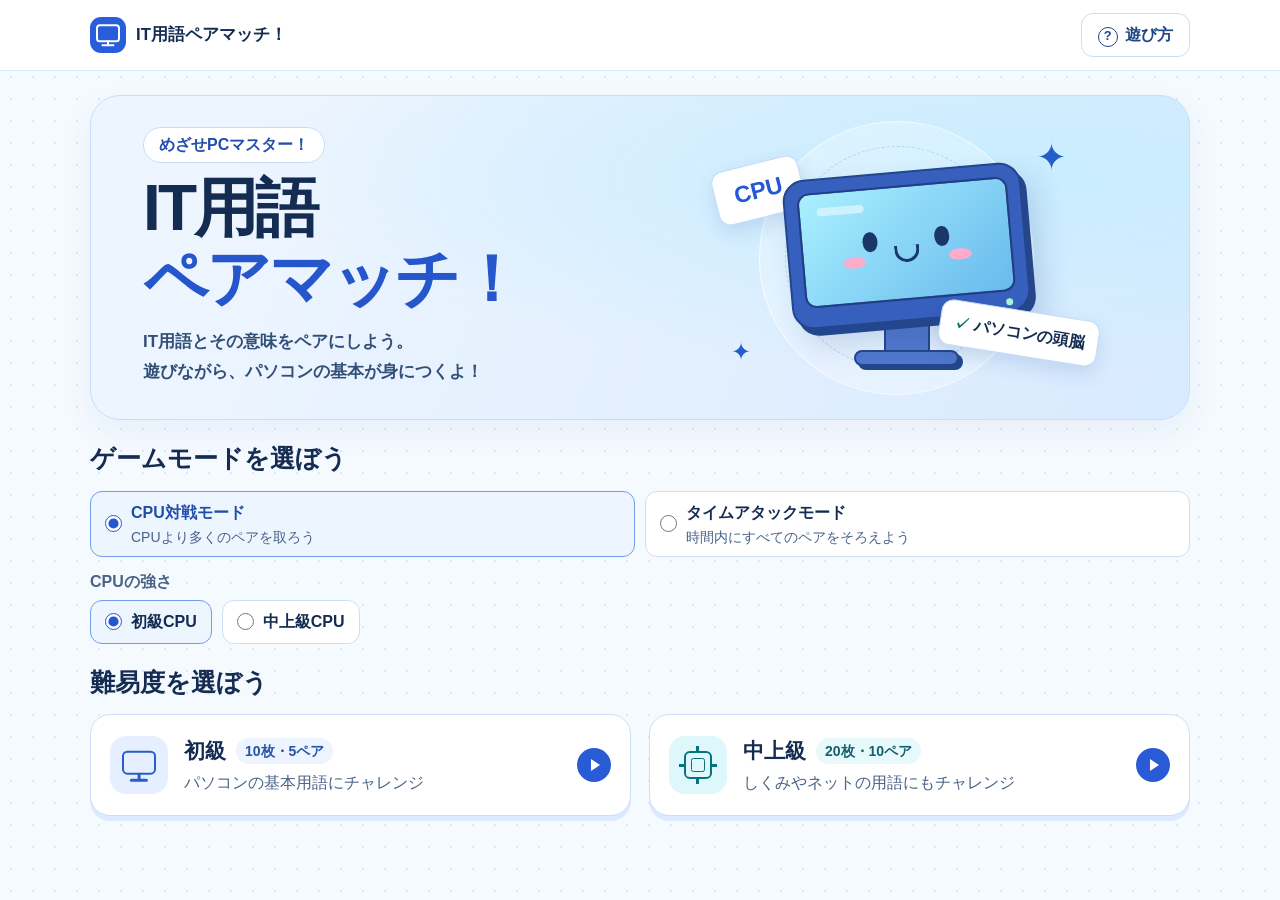
<file: index.html>
<!doctype html>
<html lang="ja">
<head>
  <meta charset="utf-8">
  <meta name="viewport" content="width=device-width, initial-scale=1">
  <meta name="description" content="IT用語と意味を組み合わせて、パソコンの基本を楽しく学ぶ神経衰弱ゲーム。">
  <title>IT用語ペアマッチ！ ～めざせPCマスター～</title>
  <link rel="stylesheet" href="style.css">
  <script src="game.js" defer></script>
</head>
<body>
  <header class="site-header">
    <div class="header-inner">
      <div class="brand"><span class="brand-icon" aria-hidden="true"><i class="pc-icon"></i></span> IT用語ペアマッチ！</div>
      <button class="quiet" id="help" type="button"><span class="help-icon" aria-hidden="true">?</span> 遊び方</button>
    </div>
  </header>

  <main class="shell">
    <section id="home">
      <div class="hero">
        <div class="hero-copy">
          <p class="hero-kicker">めざせPCマスター！</p>
          <h1>IT用語<br><span>ペアマッチ！</span></h1>
          <p class="hero-description">IT用語とその意味をペアにしよう。<br>遊びながら、パソコンの基本が身につくよ！</p>
        </div>
        <div class="hero-art" aria-hidden="true">
          <span class="art-ring"></span>
          <span class="spark spark-top">✦</span><span class="spark spark-bottom">✦</span>
          <span class="art-card art-card-term">CPU</span>
          <div class="mascot">
            <div class="mascot-frame">
              <div class="mascot-screen"><i class="eye eye-left"></i><i class="eye eye-right"></i><i class="smile"></i><i class="cheek cheek-left"></i><i class="cheek cheek-right"></i></div>
              <i class="monitor-light"></i>
            </div>
            <div class="mascot-stand"></div><div class="mascot-foot"></div>
          </div>
          <span class="art-card art-card-meaning"><span>✓</span> パソコンの頭脳</span>
        </div>
      </div>

      <section class="levels setup" aria-labelledby="mode-heading">
        <h2 id="mode-heading" tabindex="-1">ゲームモードを選ぼう</h2>
        <fieldset class="option-list mode-options" aria-labelledby="mode-heading">
          <label class="option">
            <input type="radio" name="mode" value="cpu" checked>
            <span><strong>CPU対戦モード</strong><small>CPUより多くのペアを取ろう</small></span>
          </label>
          <label class="option">
            <input type="radio" name="mode" value="timed">
            <span><strong>タイムアタックモード</strong><small>時間内にすべてのペアをそろえよう</small></span>
          </label>
        </fieldset>
        <fieldset class="option-list strength-options" id="cpu-options">
          <legend>CPUの強さ</legend>
          <label class="option"><input type="radio" name="cpu-strength" value="basic" checked> 初級CPU</label>
          <label class="option"><input type="radio" name="cpu-strength" value="advanced"> 中上級CPU</label>
        </fieldset>
      </section>

      <section class="levels" aria-labelledby="level-heading">
        <h2 id="level-heading" tabindex="-1">難易度を選ぼう</h2>
        <div class="level-list">
          <button class="level level-basic" type="button" data-level="basic">
            <span class="level-icon" aria-hidden="true"><i class="pc-icon"></i></span>
            <span class="level-content"><strong>初級</strong><span class="level-count">10枚・5ペア</span><span class="level-desc">パソコンの基本用語にチャレンジ</span></span>
            <span class="play-icon" aria-hidden="true"></span>
          </button>
          <button class="level level-advanced" type="button" data-level="advanced">
            <span class="level-icon" aria-hidden="true"><i class="chip-icon"></i></span>
            <span class="level-content"><strong>中上級</strong><span class="level-count">20枚・10ペア</span><span class="level-desc">しくみやネットの用語にもチャレンジ</span></span>
            <span class="play-icon" aria-hidden="true"></span>
          </button>
        </div>
      </section>
    </section>

    <section id="game" hidden aria-labelledby="game-heading">
      <div class="game-heading">
        <div><h1 id="game-heading" tabindex="-1"></h1><p id="game-details"></p></div>
        <div class="game-actions"><button class="quiet" id="back" type="button">ゲーム選択に戻る</button><button class="quiet" id="restart" type="button">リスタート</button></div>
      </div>
      <dl class="stats" id="game-stats">
        <div id="player-stat" hidden><dt>あなたのペア</dt><dd id="player-pairs"></dd></div>
        <div id="cpu-stat" hidden><dt>CPUのペア</dt><dd id="cpu-pairs"></dd></div>
        <div id="turn-stat" hidden><dt>現在のターン</dt><dd id="turn"></dd></div>
        <div id="progress-stat"><dt>そろえたペア</dt><dd id="progress"></dd></div>
        <div><dt id="attempt-label">挑戦回数</dt><dd id="attempts"></dd></div>
        <div id="timer-stat"><dt id="timer-label"></dt><dd id="timer"></dd></div>
      </dl>
      <p class="game-status" id="status" role="status"></p>
      <div class="board" id="board" role="group" aria-label="ペアマッチのカード"></div>
    </section>
  </main>

  <dialog id="help-dialog" aria-labelledby="help-title">
    <div class="dialog-content">
      <h2 id="help-title">遊び方</h2>
      <ol class="help-steps">
        <li>モードを選び、初級か中上級を押してスタートします。カードを2枚めくり、IT用語とその意味を組み合わせます。</li>
        <li><strong>CPU対戦</strong>では、あなたが先攻です。正解すると同じ人のターンが続き、違う組み合わせは約1.5秒で裏に戻って交代します。最後に多くのペアを取った方が勝ちです。</li>
        <li><strong>タイムアタック</strong>では、初級は1分、中上級は2分以内にすべてのペアをそろえると勝ちです。</li>
        <li>正解時の解説を読んでいる間は、ゲームとタイマーが止まります。</li>
      </ol>
      <section class="score-rule" aria-labelledby="score-title">
        <h3 id="score-title">タイムアタックのスコア</h3>
        <p>スコア ＝ そろえたペア数 × 200 − 不正解の回数 × 30 − 経過秒数（最低0点）</p>
      </section>
      <button class="primary" id="close-help" type="button" autofocus>閉じる</button>
    </div>
  </dialog>

  <dialog id="learn-dialog" aria-labelledby="learn-title" aria-describedby="learn-text">
    <div class="dialog-content">
      <p class="correct-label" id="learn-label">✓ ペア正解！</p>
      <h2 id="learn-title"></h2>
      <p class="learn-meaning" id="learn-meaning"></p>
      <p id="learn-text"></p>
      <button class="primary" id="continue" type="button" autofocus>ゲームを続ける</button>
    </div>
  </dialog>

  <dialog id="clear-dialog" aria-labelledby="clear-title">
    <div class="confetti" id="confetti" aria-hidden="true"></div>
    <div class="dialog-content clear-content">
      <h2 id="clear-title"></h2>
      <p class="clear-label" id="result-message"></p>
      <dl class="stats result-stats" id="result-stats">
        <div id="final-player-stat" hidden><dt>あなたの獲得ペア</dt><dd id="final-player"></dd></div>
        <div id="final-cpu-stat" hidden><dt>CPUの獲得ペア</dt><dd id="final-cpu"></dd></div>
        <div id="final-score-stat"><dt>スコア</dt><dd id="final-score"></dd></div>
        <div><dt id="final-attempt-label">挑戦回数</dt><dd id="final-attempts"></dd></div>
        <div><dt id="final-time-label"></dt><dd id="final-time"></dd></div>
      </dl>
      <div class="result-actions"><button class="primary" id="replay" type="button" autofocus>再挑戦する</button><button class="quiet" id="choose" type="button">ゲーム選択に戻る</button></div>
    </div>
  </dialog>
</body>
</html>
</file>
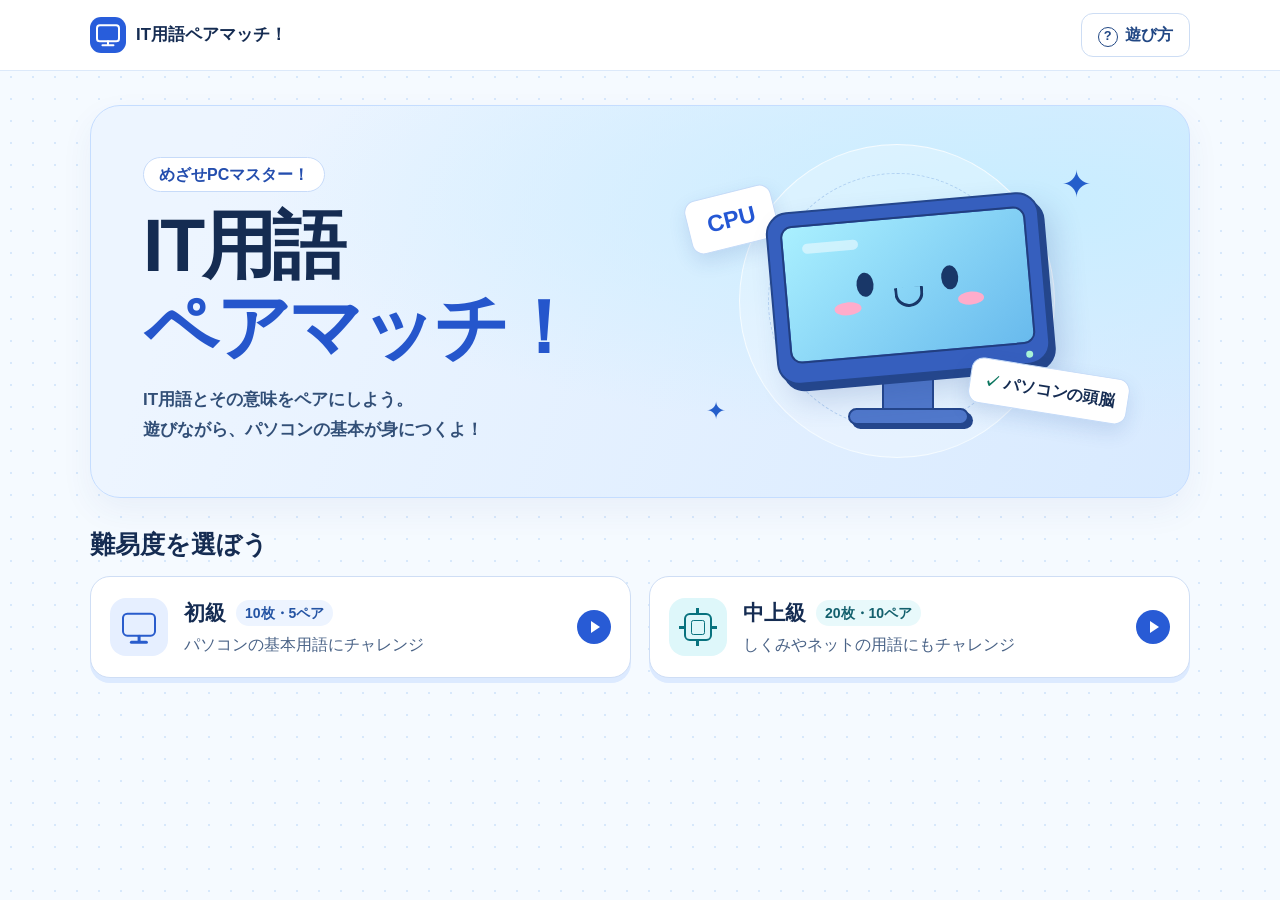
<file: 変更前バックアップ_20261122_204026_683/index.html>
<!doctype html>
<html lang="ja">
<head>
  <meta charset="utf-8">
  <meta name="viewport" content="width=device-width, initial-scale=1">
  <meta name="description" content="IT用語と意味を組み合わせて、パソコンの基本を楽しく学ぶ神経衰弱ゲーム。">
  <title>IT用語ペアマッチ！ ～めざせPCマスター～</title>
  <link rel="stylesheet" href="style.css">
  <script src="game.js" defer></script>
</head>
<body>
  <header class="site-header">
    <div class="header-inner">
      <div class="brand"><span class="brand-icon" aria-hidden="true"><i class="pc-icon"></i></span> IT用語ペアマッチ！</div>
      <button class="quiet" id="help" type="button"><span class="help-icon" aria-hidden="true">?</span> 遊び方</button>
    </div>
  </header>

  <main class="shell">
    <section id="home">
      <div class="hero">
        <div class="hero-copy">
          <p class="hero-kicker">めざせPCマスター！</p>
          <h1>IT用語<br><span>ペアマッチ！</span></h1>
          <p class="hero-description">IT用語とその意味をペアにしよう。<br>遊びながら、パソコンの基本が身につくよ！</p>
        </div>
        <div class="hero-art" aria-hidden="true">
          <span class="art-ring"></span>
          <span class="spark spark-top">✦</span><span class="spark spark-bottom">✦</span>
          <span class="art-card art-card-term">CPU</span>
          <div class="mascot">
            <div class="mascot-frame">
              <div class="mascot-screen"><i class="eye eye-left"></i><i class="eye eye-right"></i><i class="smile"></i><i class="cheek cheek-left"></i><i class="cheek cheek-right"></i></div>
              <i class="monitor-light"></i>
            </div>
            <div class="mascot-stand"></div><div class="mascot-foot"></div>
          </div>
          <span class="art-card art-card-meaning"><span>✓</span> パソコンの頭脳</span>
        </div>
      </div>

      <section class="levels" aria-labelledby="level-heading">
        <h2 id="level-heading" tabindex="-1">難易度を選ぼう</h2>
        <div class="level-list">
          <button class="level level-basic" type="button" data-level="basic">
            <span class="level-icon" aria-hidden="true"><i class="pc-icon"></i></span>
            <span class="level-content"><strong>初級</strong><span class="level-count">10枚・5ペア</span><span class="level-desc">パソコンの基本用語にチャレンジ</span></span>
            <span class="play-icon" aria-hidden="true"></span>
          </button>
          <button class="level level-advanced" type="button" data-level="advanced">
            <span class="level-icon" aria-hidden="true"><i class="chip-icon"></i></span>
            <span class="level-content"><strong>中上級</strong><span class="level-count">20枚・10ペア</span><span class="level-desc">しくみやネットの用語にもチャレンジ</span></span>
            <span class="play-icon" aria-hidden="true"></span>
          </button>
        </div>
      </section>
    </section>

    <section id="game" hidden aria-labelledby="game-heading">
      <div class="game-heading">
        <div><h1 id="game-heading" tabindex="-1"></h1><p>用語と意味がつながるカードを2枚めくろう。</p></div>
        <div class="game-actions"><button class="quiet" id="back" type="button">難易度選択</button><button class="quiet" id="restart" type="button">リスタート</button></div>
      </div>
      <dl class="stats"><div><dt>そろえたペア</dt><dd id="progress"></dd></div><div><dt>挑戦回数</dt><dd id="attempts"></dd></div><div><dt>経過時間（分:秒）</dt><dd id="timer"></dd></div></dl>
      <p class="game-status" id="status" role="status"></p>
      <div class="board" id="board" role="group" aria-label="ペアマッチのカード"></div>
    </section>
  </main>

  <dialog id="help-dialog" aria-labelledby="help-title">
    <div class="dialog-content">
      <h2 id="help-title">遊び方</h2>
      <ol class="help-steps">
        <li>難易度を選ぶと、タイマーがスタートします。</li>
        <li>カードを2枚めくり、IT用語とその意味を探します。</li>
        <li>正解したら解説を読み、次のペアを探します。違う組み合わせは約1.5秒で裏に戻ります。</li>
        <li>すべてのペアがそろうとクリアです。</li>
      </ol>
      <section class="score-rule" aria-labelledby="score-title">
        <h3 id="score-title">スコアの計算方法</h3>
        <p>スコア ＝ ペア数 × 200 − 余分な挑戦回数 × 30 − クリアまでの秒数（最低0点）</p>
        <p>余分な挑戦回数は「挑戦回数 − ペア数」です。少ない挑戦で、早くクリアするほど高得点になります。</p>
      </section>
      <button class="primary" id="close-help" type="button" autofocus>閉じる</button>
    </div>
  </dialog>

  <dialog id="learn-dialog" aria-labelledby="learn-title" aria-describedby="learn-text">
    <div class="dialog-content">
      <p class="correct-label">✓ ペア正解！</p>
      <h2 id="learn-title"></h2>
      <p class="learn-meaning" id="learn-meaning"></p>
      <p id="learn-text"></p>
      <button class="primary" id="continue" type="button" autofocus>ゲームを続ける</button>
    </div>
  </dialog>

  <dialog id="clear-dialog" aria-labelledby="clear-title">
    <div class="confetti" id="confetti" aria-hidden="true"></div>
    <div class="dialog-content clear-content">
      <p class="clear-label">ゲームクリア！</p>
      <h2 id="clear-title">おめでとう！<br>PCマスター認定！</h2>
      <dl class="stats result-stats"><div><dt>スコア</dt><dd id="final-score"></dd></div><div><dt>挑戦回数</dt><dd id="final-attempts"></dd></div><div><dt>クリア時間</dt><dd id="final-time"></dd></div></dl>
      <div class="result-actions"><button class="primary" id="replay" type="button" autofocus>もう一度遊ぶ</button><button class="quiet" id="choose" type="button">難易度選択に戻る</button></div>
    </div>
  </dialog>
</body>
</html>
</file>
<file: style.css>
:root {
  color-scheme: light;
  font: 16px/1.6 "Yu Gothic UI", "Hiragino Kaku Gothic ProN", Meiryo, sans-serif;
  color: #152c52;
  background: #f5faff;
  --blue: #2358cf;
  --muted: #496286;
}

*, *::before, *::after { box-sizing: border-box; }
[hidden] { display: none !important; }
body { margin: 0; min-width: 280px; background-image: radial-gradient(#d7e8fb 1px, transparent 1px); background-size: 22px 22px; min-height: 100vh; }
button { font: inherit; color: inherit; cursor: pointer; }
button:focus-visible { outline: 3px solid #144aaf; outline-offset: 4px; }
h1, h2, h3, p, dl, dd { margin: 0; }
.site-header { background: #fff; border-bottom: 1px solid #dce9fa; }
.header-inner { width: min(1100px, calc(100% - 48px)); margin: auto; min-height: 70px; display: flex; align-items: center; justify-content: space-between; gap: 14px; }
.brand { display: flex; align-items: center; gap: 10px; font-weight: 800; font-size: 1.05rem; }
.brand-icon, .level-icon { display: grid; place-items: center; flex: none; }
.brand-icon { width: 36px; height: 36px; border-radius: 11px; background: #285ddb; color: white; }
.pc-icon { position: relative; display: block; width: 1.45em; height: 1.04em; border: .125em solid currentColor; border-radius: .23em; transform: translateY(-.1em); }
.pc-icon::before, .pc-icon::after { content: ""; position: absolute; left: 50%; transform: translateX(-50%); background: currentColor; border-radius: 1em; }
.pc-icon::before { width: .12em; height: .32em; top: 100%; }
.pc-icon::after { width: .78em; height: .12em; top: calc(100% + .25em); }
.quiet, .primary { border-radius: 12px; min-height: 44px; padding: 8px 16px; font-weight: 800; }
.quiet { border: 1px solid #cdddf4; background: white; color: #214784; }
.quiet:hover { background: #eaf3ff; }
.quiet:disabled { opacity: .65; cursor: default; background: white; }
.primary { border: 1px solid #204ec0; background: #285cda; color: white; }
.primary:hover { background: #1d49ba; }
.help-icon { display: inline-grid; place-items: center; width: 20px; height: 20px; border: 1.5px solid currentColor; border-radius: 50%; font-size: .8rem; line-height: 1; margin-right: 3px; }
.shell { width: min(1100px, calc(100% - 48px)); margin: 24px auto 48px; }

.hero {
  display: grid; grid-template-columns: 1.03fr 1fr; align-items: center; overflow: hidden;
  min-height: 310px; padding: 22px 46px 22px 52px; border-radius: 30px; border: 1px solid #c5ddff;
  background: radial-gradient(ellipse at 84% 25%, #c8edff 0%, transparent 57%), linear-gradient(110deg, #edf5ff 12%, #d8eaff 100%);
  box-shadow: 0 13px 32px #2b56a710;
}
.hero-copy { z-index: 1; }
.hero-kicker { display: inline-block; background: white; color: #244eae; border: 1px solid #c7dbf9; border-radius: 30px; padding: 4px 15px; font-weight: 800; }
.hero h1 { margin: 10px 0 12px; font-size: clamp(2.6rem, 6vw, 4rem); line-height: 1.11; letter-spacing: -.045em; font-weight: 900; }
.hero h1 span { color: #2556cc; }
.hero-description { color: #324f77; font-size: 1.06rem; font-weight: 600; line-height: 1.8; }
.hero-art { position: relative; width: 100%; aspect-ratio: 1.45; max-width: 405px; justify-self: center; }
.art-ring { position: absolute; inset: 1% 16%; border-radius: 50%; background: #ffffff3d; border: 1px solid #f6fcff; }
.art-ring::after { content: ""; position: absolute; inset: 9%; border: 1px dashed #86afe47d; border-radius: inherit; }
.mascot { position: absolute; inset: 19% 18% auto 23%; height: 69%; }
.mascot-frame { position: relative; height: 78%; border: 2px solid #24468c; border-radius: 22px; padding: 12px 12px 19px; background: #365fbe; box-shadow: 5px 7px 0 #24468c, 12px 16px 30px #24468c31; transform: rotate(-5deg); }
.mascot-screen { height: 100%; position: relative; border: 2px solid #213e80; border-radius: 12px; background: linear-gradient(140deg, #aaf0ff, #68baed); }
.mascot-screen::before { content: ""; position: absolute; top: 13%; left: 8%; width: 23%; height: 7%; border-radius: 20px; background: #edfaff9c; }
.eye, .cheek, .smile { position: absolute; }
.eye { top: 38%; width: 7%; height: 18%; border-radius: 50%; background: #193768; }
.eye-left { left: 29%; }.eye-right { right: 29%; }
.cheek { top: 59%; width: 11%; height: 10%; border-radius: 50%; background: #ffaccb; }
.cheek-left { left: 19%; }.cheek-right { right: 19%; }
.smile { left: 44%; top: 52%; width: 12%; height: 15%; border: 3px solid #193768; border-top: 0; border-radius: 0 0 30px 30px; }
.monitor-light { position: absolute; width: 7px; height: 7px; right: 16px; bottom: 5px; border-radius: 50%; background: #a8f4d7; }
.mascot-stand { width: 19%; height: 15%; margin: auto; background: #5078cb; border-inline: 2px solid #24468c; }
.mascot-foot { width: 44%; height: 8%; margin: auto; background: #5078cb; border: 2px solid #24468c; border-radius: 12px; box-shadow: 4px 4px 0 #24468c; }
.art-card { position: absolute; background: white; border-radius: 12px; box-shadow: 0 8px 19px #214b9b24; border: 1px solid #c5dbf8; font-weight: 900; white-space: nowrap; }
.art-card-term { top: 16%; left: 5%; transform: rotate(-14deg); padding: 8px 19px; color: #2457d4; font-size: clamp(1rem, 2.4vw, 1.45rem); }
.art-card-meaning { right: 0; bottom: 15%; transform: rotate(9deg); padding: 9px 13px; font-size: clamp(.75rem, 1.75vw, 1rem); }
.art-card-meaning span { color: #09745d; }
.spark { position: absolute; color: #245ecb; line-height: 1; }
.spark-top { right: 8%; top: 8%; font-size: 2.3rem; }.spark-bottom { left: 9%; bottom: 12%; font-size: 1.5rem; }

.levels { margin-top: 19px; }
.levels h2 { font-size: 1.55rem; margin-bottom: 12px; }
.option-list { display: flex; flex-wrap: wrap; gap: 10px; border: 0; margin: 0; padding: 0; min-width: 0; }
.option {
  display: flex; align-items: center; gap: 9px; padding: 8px 14px; min-height: 44px;
  background: white; border: 1px solid #cfdef5; border-radius: 12px; cursor: pointer; font-weight: 700;
}
.mode-options .option { flex: 1 1 240px; }
.option small { display: block; color: var(--muted); font-size: .875rem; font-weight: 500; }
.option input { margin: 0; width: 17px; height: 17px; accent-color: var(--blue); flex: none; }
.option input:checked + span { color: #214da9; }
.option:has(input:checked) { border-color: #749cec; background: #edf5ff; }
.strength-options { margin-top: 12px; }
.strength-options legend { margin-bottom: 5px; padding: 0; color: var(--muted); font-weight: 800; }
.level-list { display: grid; grid-template-columns: repeat(2, minmax(0, 1fr)); gap: 18px; }
.level {
  display: flex; align-items: center; gap: 16px; text-align: left; width: 100%; padding: 19px;
  background: white; border: 1px solid #cfdef5; border-radius: 20px; box-shadow: 0 5px 0 #dceaff;
  transition: transform .16s, border-color .16s, background .16s;
}
.level:hover { transform: translateY(-3px); border-color: #779de7; background: #fbfdff; }
.level-icon { width: 58px; height: 58px; border-radius: 16px; font-size: 1.46rem; background: #e6efff; color: #295ccc; }
.level-advanced .level-icon { background: #def7fa; color: #08727e; }
.chip-icon { position: relative; width: 1.18em; height: 1.18em; border: .12em solid currentColor; border-radius: .25em; }
.chip-icon::before { content: ""; position: absolute; inset: .19em; border: .08em solid currentColor; border-radius: .1em; }
.chip-icon::after { content: ""; position: absolute; inset: -.32em; background: linear-gradient(currentColor,currentColor) center top/.13em .26em no-repeat, linear-gradient(currentColor,currentColor) center bottom/.13em .26em no-repeat, linear-gradient(currentColor,currentColor) left center/.26em .13em no-repeat, linear-gradient(currentColor,currentColor) right center/.26em .13em no-repeat; }
.level-content { flex: 1; display: flex; flex-wrap: wrap; align-items: center; column-gap: 10px; }
.level-content strong { font-size: 1.29rem; }
.level-count { color: #2454a4; background: #edf4ff; border-radius: 30px; padding: 2px 9px; font-size: .875rem; font-weight: 800; }
.level-advanced .level-count { color: #13606d; background: #e8f9fb; }
.level-desc { flex-basis: 100%; margin-top: 3px; color: var(--muted); }
.play-icon { display: grid; flex: none; width: 34px; height: 34px; place-items: center; border-radius: 50%; background: #285bd5; }
.play-icon::after { content: ""; border: 6px solid transparent; border-left: 9px solid white; border-right: 0; margin-left: 2px; }

.game-heading { display: flex; justify-content: space-between; align-items: center; flex-wrap: wrap; gap: 12px; margin-bottom: 16px; }
.game-heading h1 { font-size: clamp(1.65rem, 4vw, 2.35rem); }
.game-heading p { color: var(--muted); }
.game-actions, .result-actions { display: flex; gap: 10px; flex-wrap: wrap; }
.stats { display: grid; grid-template-columns: repeat(3, minmax(0, 1fr)); gap: 10px; }
.stats div { text-align: center; padding: 7px 5px; background: white; border: 1px solid #cddff7; border-radius: 14px; }
.stats dt { color: var(--muted); font-weight: 700; font-size: .875rem; }
.stats dd { color: #254fb2; font-size: 1.4rem; font-weight: 900; font-variant-numeric: tabular-nums; }
.stats[data-mode="cpu"] { grid-template-columns: repeat(5, minmax(0, 1fr)); }
#turn-stat[data-turn="player"] { background: #eaf2ff; border-color: #83a8ec; }
#turn-stat[data-turn="cpu"] { background: #e7f8fb; border-color: #80bed1; }
#turn-stat[data-turn="cpu"] dd { color: #13606d; }
#timer-stat[data-urgent="true"] { background: #fff0ef; border-color: #e99b96; }
#timer-stat[data-urgent="true"] dd { color: #a33128; }
.game-status { min-height: 1.6em; margin: 12px 0 8px; color: var(--muted); font-weight: 700; }
.board { display: grid; grid-template-columns: repeat(5, minmax(0, 1fr)); gap: 11px; }
.card { position: relative; display: block; min-width: 0; min-height: 112px; padding: 0; border: 0; border-radius: 14px; background: transparent; perspective: 800px; }
.board[data-level="basic"] .card { min-height: 130px; }
.card-inner { display: grid; height: 100%; min-height: inherit; transform-style: preserve-3d; transition: transform .32s ease; border-radius: inherit; }
.card[data-open="true"] .card-inner { transform: rotateY(180deg); }
.card-face { grid-area: 1 / 1; display: grid; place-content: center; justify-items: center; gap: 4px; min-height: inherit; backface-visibility: hidden; border-radius: inherit; padding: 9px 7px; }
.card-back {
  background: radial-gradient(#ffffff33 1px, transparent 1px) 0 0 / 12px 12px, linear-gradient(145deg, #4880f2, #2354cb);
  color: white; border: 1px solid #2256cf; box-shadow: inset 0 0 0 4px #ffffff20, 0 3px 0 #c8dcff;
  font-size: 1.65rem;
}
.card:hover[data-open="false"][aria-disabled="false"] .card-back { background-color: #215ad7; filter: brightness(1.08); }
.card[aria-disabled="true"] { cursor: default; }
.card[data-cpu-pick="true"] .card-inner { outline: 3px solid #008297; outline-offset: 3px; }
.card-front { transform: rotateY(180deg); background: white; border: 2px solid #7fa8f2; color: #142d56; line-height: 1.35; overflow-wrap: anywhere; }
.card-tag { color: #294ea5; background: #e9f1ff; border-radius: 100px; padding: 2px 8px; font-size: .8rem; font-weight: 800; }
.card-text { font-weight: 800; }
.card[data-kind="term"] .card-text { font-size: clamp(1.05rem, 2vw, 1.4rem); }
.card[data-matched="true"] { cursor: default; }
.card[data-matched="true"] .card-front { background: #e8faf4; border-color: #60b79f; }
.card[data-matched="true"] .card-tag { background: #c9efe1; color: #135b49; }

dialog { position: fixed; overflow: visible; width: min(530px, calc(100% - 30px)); max-height: calc(100% - 30px); border: 1px solid #cdddf6; padding: 0; border-radius: 23px; color: #152c52; box-shadow: 0 18px 65px #0d28655c; }
dialog::backdrop { background: #17346380; }
.dialog-content { position: relative; padding: clamp(18px, 4vw, 30px); overflow: auto; max-height: calc(100dvh - 32px); border-radius: inherit; background: white; }
.dialog-content h2 { font-size: clamp(1.5rem, 5vw, 2rem); line-height: 1.31; }
.dialog-content > .primary { margin-top: 18px; }
.help-steps { padding-left: 1.5em; }
.help-steps li + li { margin-top: 6px; }
.score-rule { padding: 12px 14px; border-radius: 12px; background: #edf5ff; }
.score-rule h3 { font-size: 1.05rem; }
.score-rule p { margin-top: 5px; }
.correct-label, .clear-label { margin-bottom: 6px; color: #116b56; font-weight: 900; }
.learn-meaning { font-size: 1.08rem; font-weight: 800; color: #2453b1; margin: 7px 0 10px; }
.clear-content { text-align: center; background: linear-gradient(#eff6ff, #fff 65%); }
.clear-content h2 { color: #2251c0; font-size: clamp(1.65rem, 6vw, 2.5rem); }
.clear-label { margin: 7px 0 0; font-size: 1.15rem; }
#clear-dialog[data-outcome="lose"] .clear-content h2 { color: #a13e53; }
#clear-dialog[data-outcome="draw"] .clear-content h2 { color: #13606d; }
.result-stats[data-mode="cpu"] { grid-template-columns: repeat(2, minmax(0, 1fr)); }
.result-stats { margin: 17px 0; }
.result-actions { justify-content: center; }
.confetti { pointer-events: none; position: fixed; inset: 0; z-index: 2; overflow: hidden; }
.confetti span { position: absolute; top: -24px; left: var(--left); width: var(--size); height: calc(var(--size) * 1.55); background: var(--paint); border-radius: 2px; opacity: 0; animation: confetti-fall var(--duration) var(--delay) ease-in forwards; }
@keyframes confetti-fall {
  0% { transform: translate3d(0, -5vh, 0) rotate(0deg); opacity: 0; }
  12% { opacity: .93; }
  82% { opacity: .93; }
  100% { transform: translate3d(var(--drift), 110vh, 0) rotate(var(--rotation)); opacity: 0; }
}

@media (max-width: 760px) {
  .hero { min-height: 0; padding: 24px; }
  .level-list { gap: 12px; }
  .level { gap: 10px; padding: 12px; }
  .level-icon { width: 44px; height: 44px; }
  .level-desc { font-size: .9rem; }
}
@media (max-width: 600px) {
  .header-inner, .shell { width: calc(100% - 24px); }
  .header-inner { min-height: 60px; }
  .brand { font-size: .95rem; gap: 6px; }
  .shell { margin-top: 16px; }
  .hero { grid-template-columns: 1fr; gap: 6px; }
  .hero h1 { font-size: clamp(2.65rem, 9vw, 3.6rem); }
  .hero-art { max-width: 270px; }
  .level-list { grid-template-columns: 1fr; }
  #game-stats[data-mode="cpu"] { grid-template-columns: repeat(3, minmax(0, 1fr)); }
  .board { grid-template-columns: repeat(4, minmax(0, 1fr)); gap: 8px; }
  .board[data-level="basic"] { grid-template-columns: repeat(3, minmax(0, 1fr)); }
  .card, .board[data-level="basic"] .card { min-height: 114px; }
  .card-text { font-size: .875rem; }
}
@media (max-width: 380px) {
  .board { grid-template-columns: repeat(3, minmax(0, 1fr)); }
  .hero-description { font-size: 1rem; }
  .stats { gap: 5px; }
}
@media (prefers-reduced-motion: reduce) {
  *, *::before, *::after { animation-duration: .01ms !important; transition-duration: .01ms !important; }
}
</file>
<file: 変更前バックアップ_20261122_204026_683/style.css>
:root {
  color-scheme: light;
  font: 16px/1.6 "Yu Gothic UI", "Hiragino Kaku Gothic ProN", Meiryo, sans-serif;
  color: #152c52;
  background: #f5faff;
  --blue: #2358cf;
  --muted: #496286;
}

*, *::before, *::after { box-sizing: border-box; }
[hidden] { display: none !important; }
body { margin: 0; min-width: 280px; background-image: radial-gradient(#d7e8fb 1px, transparent 1px); background-size: 22px 22px; min-height: 100vh; }
button { font: inherit; color: inherit; cursor: pointer; }
button:focus-visible { outline: 3px solid #144aaf; outline-offset: 4px; }
h1, h2, h3, p, dl, dd { margin: 0; }
.site-header { background: #fff; border-bottom: 1px solid #dce9fa; }
.header-inner { width: min(1100px, calc(100% - 48px)); margin: auto; min-height: 70px; display: flex; align-items: center; justify-content: space-between; gap: 14px; }
.brand { display: flex; align-items: center; gap: 10px; font-weight: 800; font-size: 1.05rem; }
.brand-icon, .level-icon { display: grid; place-items: center; flex: none; }
.brand-icon { width: 36px; height: 36px; border-radius: 11px; background: #285ddb; color: white; }
.pc-icon { position: relative; display: block; width: 1.45em; height: 1.04em; border: .125em solid currentColor; border-radius: .23em; transform: translateY(-.1em); }
.pc-icon::before, .pc-icon::after { content: ""; position: absolute; left: 50%; transform: translateX(-50%); background: currentColor; border-radius: 1em; }
.pc-icon::before { width: .12em; height: .32em; top: 100%; }
.pc-icon::after { width: .78em; height: .12em; top: calc(100% + .25em); }
.quiet, .primary { border-radius: 12px; min-height: 44px; padding: 8px 16px; font-weight: 800; }
.quiet { border: 1px solid #cdddf4; background: white; color: #214784; }
.quiet:hover { background: #eaf3ff; }
.primary { border: 1px solid #204ec0; background: #285cda; color: white; }
.primary:hover { background: #1d49ba; }
.help-icon { display: inline-grid; place-items: center; width: 20px; height: 20px; border: 1.5px solid currentColor; border-radius: 50%; font-size: .8rem; line-height: 1; margin-right: 3px; }
.shell { width: min(1100px, calc(100% - 48px)); margin: 34px auto 52px; }

.hero {
  display: grid; grid-template-columns: 1.03fr 1fr; align-items: center; overflow: hidden;
  min-height: 380px; padding: 35px 46px 35px 52px; border-radius: 30px; border: 1px solid #c5ddff;
  background: radial-gradient(ellipse at 84% 25%, #c8edff 0%, transparent 57%), linear-gradient(110deg, #edf5ff 12%, #d8eaff 100%);
  box-shadow: 0 13px 32px #2b56a710;
}
.hero-copy { z-index: 1; }
.hero-kicker { display: inline-block; background: white; color: #244eae; border: 1px solid #c7dbf9; border-radius: 30px; padding: 4px 15px; font-weight: 800; }
.hero h1 { margin: 13px 0 16px; font-size: clamp(2.6rem, 6vw, 4.6rem); line-height: 1.11; letter-spacing: -.045em; font-weight: 900; }
.hero h1 span { color: #2556cc; }
.hero-description { color: #324f77; font-size: 1.06rem; font-weight: 600; line-height: 1.8; }
.hero-art { position: relative; width: 100%; aspect-ratio: 1.45; max-width: 465px; justify-self: center; }
.art-ring { position: absolute; inset: 1% 16%; border-radius: 50%; background: #ffffff3d; border: 1px solid #f6fcff; }
.art-ring::after { content: ""; position: absolute; inset: 9%; border: 1px dashed #86afe47d; border-radius: inherit; }
.mascot { position: absolute; inset: 19% 18% auto 23%; height: 69%; }
.mascot-frame { position: relative; height: 78%; border: 2px solid #24468c; border-radius: 22px; padding: 12px 12px 19px; background: #365fbe; box-shadow: 5px 7px 0 #24468c, 12px 16px 30px #24468c31; transform: rotate(-5deg); }
.mascot-screen { height: 100%; position: relative; border: 2px solid #213e80; border-radius: 12px; background: linear-gradient(140deg, #aaf0ff, #68baed); }
.mascot-screen::before { content: ""; position: absolute; top: 13%; left: 8%; width: 23%; height: 7%; border-radius: 20px; background: #edfaff9c; }
.eye, .cheek, .smile { position: absolute; }
.eye { top: 38%; width: 7%; height: 18%; border-radius: 50%; background: #193768; }
.eye-left { left: 29%; }.eye-right { right: 29%; }
.cheek { top: 59%; width: 11%; height: 10%; border-radius: 50%; background: #ffaccb; }
.cheek-left { left: 19%; }.cheek-right { right: 19%; }
.smile { left: 44%; top: 52%; width: 12%; height: 15%; border: 3px solid #193768; border-top: 0; border-radius: 0 0 30px 30px; }
.monitor-light { position: absolute; width: 7px; height: 7px; right: 16px; bottom: 5px; border-radius: 50%; background: #a8f4d7; }
.mascot-stand { width: 19%; height: 15%; margin: auto; background: #5078cb; border-inline: 2px solid #24468c; }
.mascot-foot { width: 44%; height: 8%; margin: auto; background: #5078cb; border: 2px solid #24468c; border-radius: 12px; box-shadow: 4px 4px 0 #24468c; }
.art-card { position: absolute; background: white; border-radius: 12px; box-shadow: 0 8px 19px #214b9b24; border: 1px solid #c5dbf8; font-weight: 900; white-space: nowrap; }
.art-card-term { top: 16%; left: 5%; transform: rotate(-14deg); padding: 8px 19px; color: #2457d4; font-size: clamp(1rem, 2.4vw, 1.45rem); }
.art-card-meaning { right: 0; bottom: 15%; transform: rotate(9deg); padding: 9px 13px; font-size: clamp(.75rem, 1.75vw, 1rem); }
.art-card-meaning span { color: #09745d; }
.spark { position: absolute; color: #245ecb; line-height: 1; }
.spark-top { right: 8%; top: 8%; font-size: 2.3rem; }.spark-bottom { left: 9%; bottom: 12%; font-size: 1.5rem; }

.levels { margin-top: 27px; }
.levels h2 { font-size: 1.55rem; margin-bottom: 12px; }
.level-list { display: grid; grid-template-columns: repeat(2, minmax(0, 1fr)); gap: 18px; }
.level {
  display: flex; align-items: center; gap: 16px; text-align: left; width: 100%; padding: 19px;
  background: white; border: 1px solid #cfdef5; border-radius: 20px; box-shadow: 0 5px 0 #dceaff;
  transition: transform .16s, border-color .16s, background .16s;
}
.level:hover { transform: translateY(-3px); border-color: #779de7; background: #fbfdff; }
.level-icon { width: 58px; height: 58px; border-radius: 16px; font-size: 1.46rem; background: #e6efff; color: #295ccc; }
.level-advanced .level-icon { background: #def7fa; color: #08727e; }
.chip-icon { position: relative; width: 1.18em; height: 1.18em; border: .12em solid currentColor; border-radius: .25em; }
.chip-icon::before { content: ""; position: absolute; inset: .19em; border: .08em solid currentColor; border-radius: .1em; }
.chip-icon::after { content: ""; position: absolute; inset: -.32em; background: linear-gradient(currentColor,currentColor) center top/.13em .26em no-repeat, linear-gradient(currentColor,currentColor) center bottom/.13em .26em no-repeat, linear-gradient(currentColor,currentColor) left center/.26em .13em no-repeat, linear-gradient(currentColor,currentColor) right center/.26em .13em no-repeat; }
.level-content { flex: 1; display: flex; flex-wrap: wrap; align-items: center; column-gap: 10px; }
.level-content strong { font-size: 1.29rem; }
.level-count { color: #2454a4; background: #edf4ff; border-radius: 30px; padding: 2px 9px; font-size: .875rem; font-weight: 800; }
.level-advanced .level-count { color: #13606d; background: #e8f9fb; }
.level-desc { flex-basis: 100%; margin-top: 3px; color: var(--muted); }
.play-icon { display: grid; flex: none; width: 34px; height: 34px; place-items: center; border-radius: 50%; background: #285bd5; }
.play-icon::after { content: ""; border: 6px solid transparent; border-left: 9px solid white; border-right: 0; margin-left: 2px; }

.game-heading { display: flex; justify-content: space-between; align-items: center; flex-wrap: wrap; gap: 12px; margin-bottom: 16px; }
.game-heading h1 { font-size: clamp(1.65rem, 4vw, 2.35rem); }
.game-heading p { color: var(--muted); }
.game-actions, .result-actions { display: flex; gap: 10px; flex-wrap: wrap; }
.stats { display: grid; grid-template-columns: repeat(3, minmax(0, 1fr)); gap: 10px; }
.stats div { text-align: center; padding: 7px 5px; background: white; border: 1px solid #cddff7; border-radius: 14px; }
.stats dt { color: var(--muted); font-weight: 700; font-size: .875rem; }
.stats dd { color: #254fb2; font-size: 1.4rem; font-weight: 900; font-variant-numeric: tabular-nums; }
.game-status { min-height: 1.6em; margin: 12px 0 8px; color: var(--muted); font-weight: 700; }
.board { display: grid; grid-template-columns: repeat(5, minmax(0, 1fr)); gap: 11px; }
.card { position: relative; display: block; min-width: 0; min-height: 112px; padding: 0; border: 0; border-radius: 14px; background: transparent; perspective: 800px; }
.board[data-level="basic"] .card { min-height: 130px; }
.card-inner { display: grid; height: 100%; min-height: inherit; transform-style: preserve-3d; transition: transform .32s ease; border-radius: inherit; }
.card[data-open="true"] .card-inner { transform: rotateY(180deg); }
.card-face { grid-area: 1 / 1; display: grid; place-content: center; justify-items: center; gap: 4px; min-height: inherit; backface-visibility: hidden; border-radius: inherit; padding: 9px 7px; }
.card-back {
  background: radial-gradient(#ffffff33 1px, transparent 1px) 0 0 / 12px 12px, linear-gradient(145deg, #4880f2, #2354cb);
  color: white; border: 1px solid #2256cf; box-shadow: inset 0 0 0 4px #ffffff20, 0 3px 0 #c8dcff;
  font-size: 1.65rem;
}
.card:hover[data-open="false"] .card-back { background-color: #215ad7; filter: brightness(1.08); }
.card-front { transform: rotateY(180deg); background: white; border: 2px solid #7fa8f2; color: #142d56; line-height: 1.35; overflow-wrap: anywhere; }
.card-tag { color: #294ea5; background: #e9f1ff; border-radius: 100px; padding: 2px 8px; font-size: .8rem; font-weight: 800; }
.card-text { font-weight: 800; }
.card[data-kind="term"] .card-text { font-size: clamp(1.05rem, 2vw, 1.4rem); }
.card[data-matched="true"] { cursor: default; }
.card[data-matched="true"] .card-front { background: #e8faf4; border-color: #60b79f; }
.card[data-matched="true"] .card-tag { background: #c9efe1; color: #135b49; }

dialog { position: fixed; overflow: visible; width: min(530px, calc(100% - 30px)); max-height: calc(100% - 30px); border: 1px solid #cdddf6; padding: 0; border-radius: 23px; color: #152c52; box-shadow: 0 18px 65px #0d28655c; }
dialog::backdrop { background: #17346380; }
.dialog-content { position: relative; padding: clamp(18px, 4vw, 30px); overflow: auto; max-height: calc(100dvh - 32px); border-radius: inherit; background: white; }
.dialog-content h2 { font-size: clamp(1.5rem, 5vw, 2rem); line-height: 1.31; }
.dialog-content > .primary { margin-top: 18px; }
.help-steps { padding-left: 1.5em; }
.help-steps li + li { margin-top: 6px; }
.score-rule { padding: 12px 14px; border-radius: 12px; background: #edf5ff; }
.score-rule h3 { font-size: 1.05rem; }
.score-rule p { margin-top: 5px; }
.correct-label, .clear-label { margin-bottom: 6px; color: #116b56; font-weight: 900; }
.learn-meaning { font-size: 1.08rem; font-weight: 800; color: #2453b1; margin: 7px 0 10px; }
.clear-content { text-align: center; background: linear-gradient(#eff6ff, #fff 65%); }
.clear-content h2 { color: #2251c0; font-size: clamp(1.65rem, 6vw, 2.5rem); }
.result-stats { margin: 17px 0; }
.result-actions { justify-content: center; }
.confetti { pointer-events: none; position: fixed; inset: 0; z-index: 2; overflow: hidden; }
.confetti span { position: absolute; top: -24px; left: var(--left); width: var(--size); height: calc(var(--size) * 1.55); background: var(--paint); border-radius: 2px; opacity: 0; animation: confetti-fall var(--duration) var(--delay) ease-in forwards; }
@keyframes confetti-fall {
  0% { transform: translate3d(0, -5vh, 0) rotate(0deg); opacity: 0; }
  12% { opacity: .93; }
  82% { opacity: .93; }
  100% { transform: translate3d(var(--drift), 110vh, 0) rotate(var(--rotation)); opacity: 0; }
}

@media (max-width: 760px) {
  .hero { min-height: 0; padding: 24px; }
  .level-list { gap: 12px; }
  .level { gap: 10px; padding: 12px; }
  .level-icon { width: 44px; height: 44px; }
  .level-desc { font-size: .9rem; }
}
@media (max-width: 600px) {
  .header-inner, .shell { width: calc(100% - 24px); }
  .header-inner { min-height: 60px; }
  .brand { font-size: .95rem; gap: 6px; }
  .shell { margin-top: 16px; }
  .hero { grid-template-columns: 1fr; gap: 6px; }
  .hero h1 { font-size: clamp(2.65rem, 9vw, 3.6rem); }
  .hero-art { max-width: 270px; }
  .level-list { grid-template-columns: 1fr; }
  .board { grid-template-columns: repeat(4, minmax(0, 1fr)); gap: 8px; }
  .board[data-level="basic"] { grid-template-columns: repeat(3, minmax(0, 1fr)); }
  .card, .board[data-level="basic"] .card { min-height: 114px; }
  .card-text { font-size: .875rem; }
}
@media (max-width: 380px) {
  .board { grid-template-columns: repeat(3, minmax(0, 1fr)); }
  .hero-description { font-size: 1rem; }
  .stats { gap: 5px; }
}
@media (prefers-reduced-motion: reduce) {
  *, *::before, *::after { animation-duration: .01ms !important; transition-duration: .01ms !important; }
}
</file>
